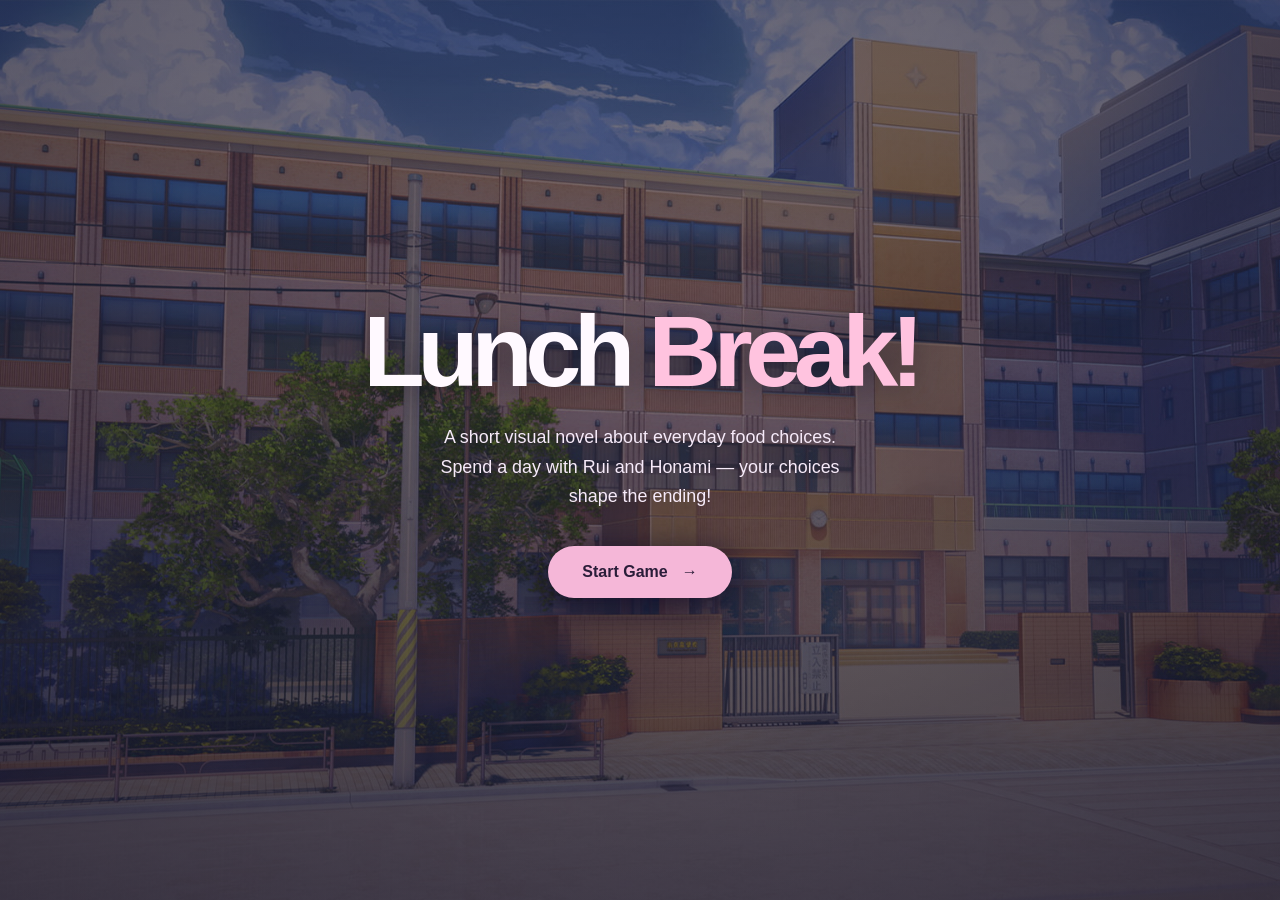
<file: index.html>
<!doctype html>
<html lang="en">
<head>
  <meta charset="utf-8">
  <meta name="viewport" content="width=device-width, initial-scale=1">
  <meta name="theme-color" content="#1b1632">
  <meta name="description" content="Lunch Break! — A short interactive story about food choices and everyday decisions.">
  <title>Lunch Break! | Start</title>
  <style>
    :root { font-family: 'Segoe UI', Arial, sans-serif; color: #fff9ff; }
    * { box-sizing: border-box; }
    html, body { width: 100%; min-height: 100%; margin: 0; }
    body { background: #292344; }
    main {
      min-height: 100svh;
      display: grid;
      place-items: center;
      text-align: center;
      isolation: isolate;
      position: relative;
      padding: 36px 22px;
      overflow: hidden;
      background:
        linear-gradient(180deg, rgba(24,19,42,.50), rgba(24,19,42,.70)),
        url('assets/backgrounds/campus.jpg') center / cover no-repeat,
        linear-gradient(135deg, #66538a 0%, #484777 53%, #29243f 100%);
    }
    main::after {
      content: '';
      position: absolute;
      z-index: -1;
      inset: 0;
      background: radial-gradient(ellipse at center, transparent 15%, rgba(11,9,29,.36) 100%);
      pointer-events: none;
    }
    .content { width: min(100%, 620px); filter: drop-shadow(0 3px 16px #100c1e70); }
    h1 { font-weight: 900; font-size: clamp(3.5rem, 12vw, 6.3rem); letter-spacing: -.075em; line-height: .98; margin: 0 0 22px; }
    h1 span { color: #ffc3df; }
    p { margin: 0 auto 34px; max-width: 430px; font-size: clamp(.95rem, 2.3vw, 1.12rem); line-height: 1.65; color: #f6eaf9; }
    a.start {
      display: inline-flex;
      align-items: center;
      justify-content: center;
      gap: 14px;
      text-decoration: none;
      background: #f5b7d8;
      color: #2a1d39;
      padding: 17px 34px;
      border-radius: 999px;
      font-size: 1rem;
      font-weight: 850;
      box-shadow: 0 12px 32px #120c2780;
      transition: transform .2s, background .2s;
    }
    a.start:hover { transform: translateY(-3px); background: #ffd2e9; }
    a.start:focus-visible { outline: 3px solid white; outline-offset: 5px; }
    @media (max-width: 480px) { h1 { margin-bottom: 18px; } p { margin-bottom: 29px; } }
    @media (prefers-reduced-motion: reduce) { a.start { transition: none; } }
  </style>
</head>
<body>
  <main>
    <section class="content" aria-label="Welcome to Lunch Break">
      <h1>Lunch <span>Break!</span></h1>
      <p>A short visual novel about everyday food choices.<br>Spend a day with Rui and Honami — your choices shape the ending!</p>
      <a class="start" href="game.html">Start Game <span aria-hidden="true">→</span></a>
    </section>
  </main>
</body>
</html>
</file>
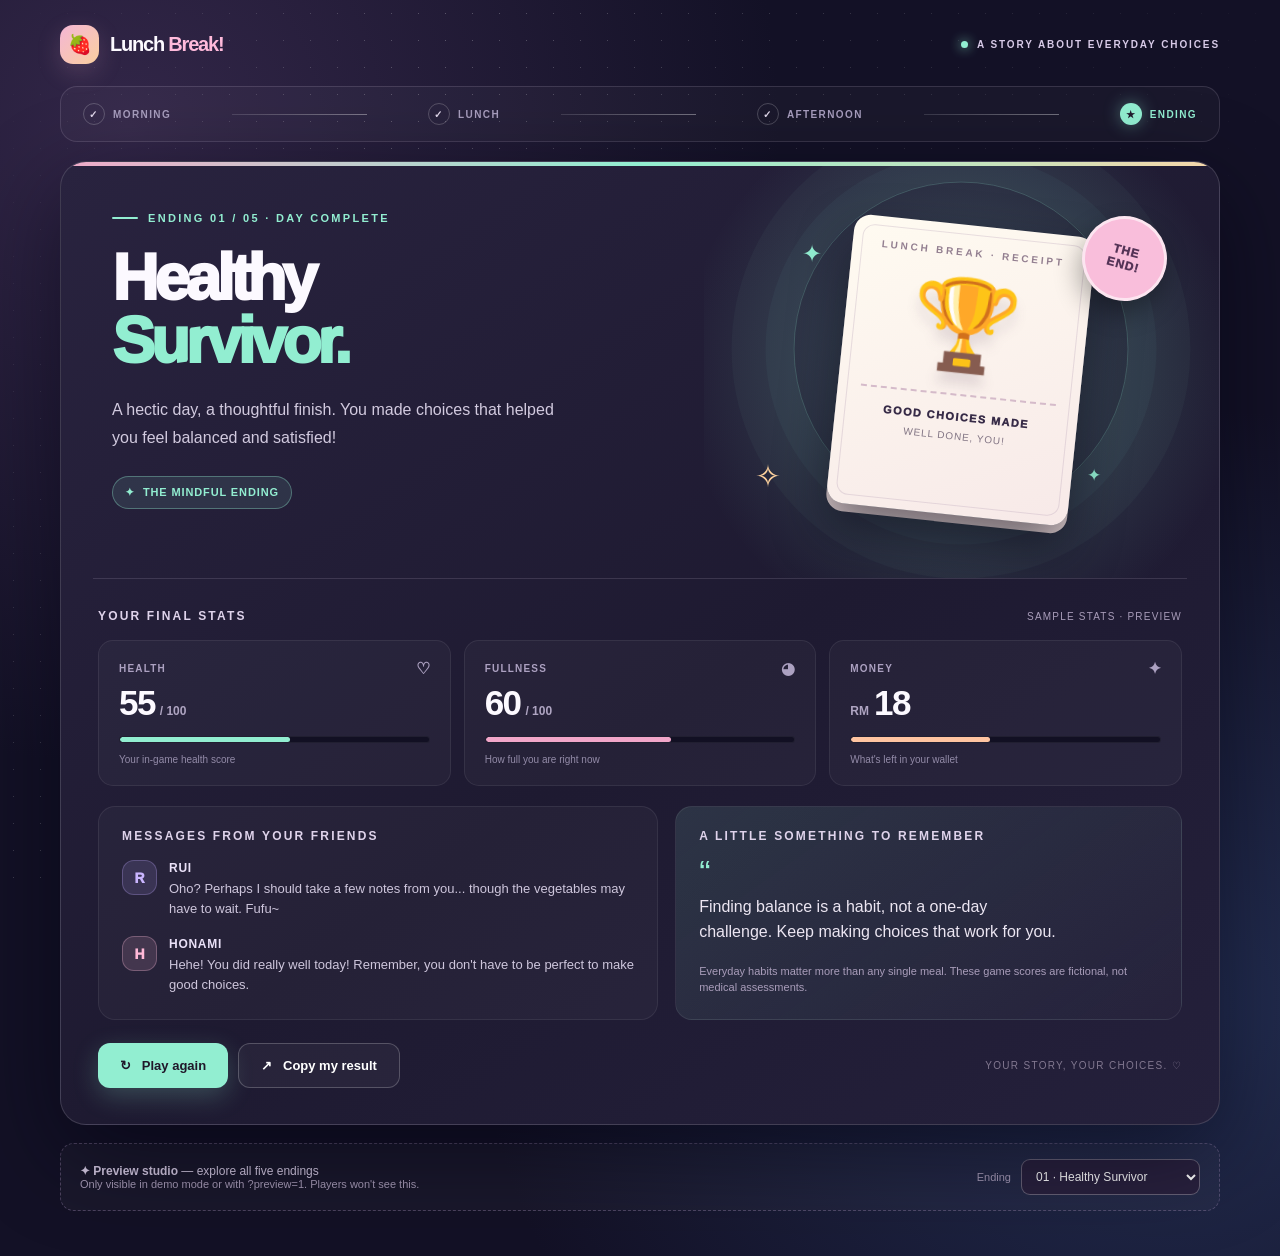
<file: ending.html>
<!doctype html>
<html lang="en">
<head>
  <meta charset="utf-8">
  <meta name="viewport" content="width=device-width,initial-scale=1">
  <meta name="theme-color" content="#17152c">
  <title>Lunch Break! — Your Ending</title>
  <style>
    :root {
      color-scheme: dark;
      --accent: #bda8ff;
      --accent-rgb: 189,168,255;
      --warm: #ffc7ab;
      --page: #131126;
      --panel: #211d37;
      --text: #fcf9ff;
      --subtext: #c9c2d8;
      --muted: #9b92b1;
      --stroke: rgba(241,232,255,.13);
      font-family: Inter, ui-sans-serif, -apple-system, BlinkMacSystemFont, "Segoe UI", sans-serif;
    }
    * { box-sizing: border-box; }
    html { min-height: 100%; }
    body { margin:0; min-height:100vh; color:var(--text); background: radial-gradient(ellipse at 10% 10%, #322648 0, transparent 40%), radial-gradient(ellipse at 92% 80%, #232e52 0, transparent 42%), var(--page); overflow-x: hidden; }
    body::before { content:""; position:fixed; inset:0; z-index:-1; pointer-events:none; opacity:.25; background-image: radial-gradient(#fff 0.7px,transparent .8px); background-size:27px 27px; mask-image:linear-gradient(110deg,transparent,black 28%,transparent 85%); }
    button, a { font:inherit; }
    button { cursor:pointer; }
    button:focus-visible, a:focus-visible, select:focus-visible { outline: 3px solid #fff; outline-offset: 4px; }
    a { color: inherit; }
    .shell { width:min(1160px,calc(100% - 40px)); margin: 0 auto; padding: 25px 0 45px; }
    .top { display:flex; align-items:center; justify-content:space-between; gap:16px; margin:0 0 22px; }
    .brand { display:flex; align-items:center; gap:11px; text-decoration:none; font-weight:900; font-size:20px; letter-spacing:-.06em; }
    .brand-bubble { display:grid; place-items:center; width:39px;height:39px; border-radius:13px; background:linear-gradient(135deg,#f4b6d5,#facf9f); color:#302342; box-shadow:0 8px 24px #f2b4d32c; font-size:19px; }
    .brand strong { color:#ffbadb; }
    .topnote { display:flex;align-items:center;gap:9px; text-transform:uppercase; font-size:10px; font-weight:900;letter-spacing:.19em;color:#d7cae7; }
    .dot {width:7px;height:7px; border-radius:50%; background:var(--accent);box-shadow:0 0 12px var(--accent); }
    .journey { border:1px solid var(--stroke);border-radius:17px; background:#ffffff08; padding:16px 22px;display:flex;align-items:center;justify-content:space-between;gap:12px;margin-bottom:19px; }
    .journey-step { display:flex;align-items:center;gap:8px;color:#a79dbd;text-transform:uppercase;letter-spacing:.14em;font-size:10px;font-weight:850;white-space:nowrap; }
    .journey-step .marker {height:22px;width:22px;border:1px solid #ffffff35;border-radius:50%;display:grid;place-items:center;font-size:10px;color:#e2d9ec; }
    .journey-step.current {color:var(--accent)}
    .journey-step.current .marker {background:var(--accent);color:#20192c;border-color:transparent;box-shadow:0 0 17px rgba(var(--accent-rgb),.4);font-weight:900;}
    .journey-line {height:1px;flex:1;max-width:135px;background:linear-gradient(90deg,#ffffff22,#ffffff60); }
    .board { background:linear-gradient(145deg,#29233f,#1e1a31 55%,#24203b); border:1px solid #ffffff24; border-radius:26px;box-shadow:0 30px 95px #03010f7e;overflow:hidden;position:relative; }
    .board::before { content:"";position:absolute;inset:0 0 auto;height:4px;background:linear-gradient(90deg,#f0abc9,var(--accent),#f6d7aa); }
    .hero { display:grid;grid-template-columns:1.11fr .89fr;min-height:416px;position:relative; }
    .hero-copy { position:relative;z-index:2;padding:50px 26px 42px 51px; }
    .eyebrow { display:flex;align-items:center;gap:10px;text-transform:uppercase;letter-spacing:.21em;font-weight:900;color:var(--accent);font-size:11px; margin-bottom:23px; }
    .eyebrow::before {content:"";width:26px;height:2px;background:var(--accent);border-radius:10px;}
    h1 { margin:0 0 16px;max-width:600px; font-weight:950; font-size:clamp(42px,5vw,74px);line-height:.99;letter-spacing:-.067em;text-wrap:balance; }
    .hero-description {color:#d2cadf;font-size:16px;line-height:1.75;max-width:450px;margin:22px 0 0;}
    .color-word {color:var(--accent);}
    .mini-tag { display:inline-flex;align-items:center;gap:8px;padding:9px 12px;margin-top:24px;border-radius:100px;border:1px solid rgba(var(--accent-rgb),.35);background:rgba(var(--accent-rgb),.1);font-size:11px;letter-spacing:.08em;font-weight:850;color:var(--accent);}
    .illustration {position:relative;min-height:390px;overflow:hidden;isolation:isolate;display:flex;align-items:center;justify-content:center;}
    .illustration::before {content:"";position:absolute;inset:-23%;background:radial-gradient(circle,rgba(var(--accent-rgb),.28),transparent 58%);z-index:-1;}
    .orb {position:absolute; width:335px;height:335px; border-radius:50%;border:1px solid rgba(var(--accent-rgb),.22);box-shadow:0 0 0 28px rgba(var(--accent-rgb),.035),0 0 0 62px rgba(var(--accent-rgb),.03);top:45%;left:50%;transform:translate(-50%,-50%);}
    .orb::before,.orb::after {content:"✦";position:absolute;font-size:24px;color:var(--accent);}
    .orb::before{top:17%;left:2%;}.orb::after{right:8%;bottom:9%;font-size:17px;}
    .receipt { position:relative;width:242px;min-height:290px;transform:rotate(6deg);border-radius:17px;background:linear-gradient(155deg,#fffbf1,#f7e9e8);color:#372b47; box-shadow: 0 25px 50px #0905148a, 0 8px 0 #e9d9d8; padding:22px 23px 24px;text-align:center;animation:float 6s ease-in-out infinite; }
    .receipt::before {content:"";position:absolute;inset:9px;border:1px solid #b7a2b651;border-radius:12px;pointer-events:none;}
    .receipt-header {font-size:10px;letter-spacing:.28em;font-weight:900;color:#937f90;}
    .receipt-emoji{font-size:88px;line-height:1.4;margin:5px 0 3px;filter:drop-shadow(0 12px 6px #4a2a4920);}
    .receipt-rule{width:100%;border-top:2px dashed #d5bbca;margin:8px 0 15px;}
    .receipt-label {font-size:11px;font-weight:950;letter-spacing:.13em;text-transform:uppercase;}
    .receipt-sub {font-size:10px;margin:8px 0 0;color:#827584;letter-spacing:.09em;text-transform:uppercase;}
    .sticker {position:absolute;right:10%;top:13%;width:85px;height:85px; border-radius:50%;background:#f9bedb;color:#553457;border:3px solid #ffffff99;box-shadow:0 12px 26px #0005;display:flex;align-items:center;justify-content:center;text-align:center;transform:rotate(15deg);font-size:12px;font-weight:950;line-height:1.15;letter-spacing:.08em;}
    .tiny-star {position:absolute;color:#ffd39e;font-size:31px;left:10%;bottom:20%;animation:twinkle 3s infinite;}
    .section-rule {height:1px;background:var(--stroke);margin:0 32px;}
    .lower {padding:30px 37px 36px;}
    .section-head {display:flex;align-items:center;justify-content:space-between;gap:10px;margin-bottom:17px;}
    .section-title {margin:0;font-size:12px;letter-spacing:.18em;text-transform:uppercase;font-weight:900;color:#dfd3eb;}
    .section-meta {text-transform:uppercase;font-size:10px;letter-spacing:.12em;color:#a89cb9;}
    .stats {display:grid;grid-template-columns:repeat(3,minmax(0,1fr));gap:13px; }
    .stat { padding:18px 20px 20px;border-radius:15px;background:#ffffff08;border:1px solid #ffffff13;min-width:0; }
    .stat-top{display:flex;align-items:center;justify-content:space-between;gap:10px;color:#aca1c1;font-weight:850;letter-spacing:.12em;font-size:10px;}
    .stat-icon {font-size:16px;letter-spacing:normal;}
    .stat-num {display:flex;align-items:baseline;gap:5px;font-size:35px;letter-spacing:-.045em;font-weight:900;margin:5px 0 13px;}
    .stat-unit {font-size:12px;font-weight:750;color:#afa5c2;letter-spacing:0;}
    .track {height:7px;background:#121023;border-radius:30px;overflow:hidden;border:1px solid #ffffff10;}
    .fill {width:0;height:100%;background:var(--accent);border-radius:30px;transition:width 900ms cubic-bezier(.19,1,.22,1);}
    .fill.money {background:#ffc4a1;}
    .fill.fullness {background:#f1a6c9;}
    .stat-under {font-size:10px;color:#938ba8;margin-top:11px;}
    .dialogue-lesson {display:grid;grid-template-columns:1.05fr .95fr;gap:17px;margin-top:20px;}
    .conversation,.takeaway {background:#ffffff08;border:1px solid #ffffff13;border-radius:17px;padding:22px 23px 23px;}
    .talk {display:flex;align-items:flex-start;gap:12px;margin-top:17px;}
    .avatar {width:35px;height:35px;border-radius:12px;display:grid;place-items:center;flex:none;font-weight:950;font-size:14px;}
    .avatar.rui {background:#a998ea26;color:#cab5ff;border:1px solid #c3aaff44;}
    .avatar.honami {background:#f7b1d424;color:#ffb8d7;border:1px solid #ffbfdb49;}
    .talk strong {display:block;font-size:12px;letter-spacing:.06em;margin:1px 0 4px;color:#eae1f8;}
    .talk p {margin:0;color:#cec6dc;line-height:1.55;font-size:13px;}
    .takeaway {background:linear-gradient(145deg,rgba(var(--accent-rgb),.12),#ffffff04);display:flex;flex-direction:column;justify-content:space-between;gap:20px;}
    .takeaway .quote-mark {font-size:34px;color:var(--accent);line-height:.7;margin-top:18px;}
    .takeaway p {font-size:16px;line-height:1.55;color:#ece6f2;margin:10px 0 0;max-width:360px;}
    .takeaway .fine {color:#a99dba;font-size:11px;line-height:1.45;}
    .footer-actions {display:flex;flex-wrap:wrap;gap:11px;justify-content:space-between;align-items:center;margin-top:23px;}
    .buttons {display:flex;flex-wrap:wrap;gap:10px;}
    .btn { display:inline-flex;align-items:center;justify-content:center;gap:10px;padding:14px 22px;border-radius:12px;font-size:13px;font-weight:900;text-decoration:none; transition:transform .18s,background .18s;white-space:nowrap;}
    .btn:hover {transform:translateY(-2px);}
    .btn-primary {border:0;background:var(--accent);color:#20172a;box-shadow:0 8px 26px rgba(var(--accent-rgb),.23);}
    .btn-secondary{color:#fff;border:1px solid #ffffff36;background:#ffffff0b;}
    .signature {font-size:10px;color:#827890;text-transform:uppercase;letter-spacing:.13em;}
    .preview { margin-top:18px;padding:15px 19px;border:1px dashed #9e87b165;border-radius:14px;background:#ffffff08;display:none;gap:14px;align-items:center;justify-content:space-between;flex-wrap:wrap; }
    .preview.visible {display:flex;}
    .preview-label {font-size:12px;color:#d7cce5;}
    .preview-controls{display:flex;align-items:center;gap:10px;}
    select {border:1px solid #ffffff4a;background:#29213e;color:#fff;padding:9px 28px 9px 10px;border-radius:9px;font-size:12px;max-width:240px;}
    .preview-help{font-size:11px;color:#a99db9;margin:0;}
    .toast {position:fixed;left:50%;bottom:25px;transform:translate(-50%,20px);opacity:0;pointer-events:none;padding:12px 18px;border-radius:12px;background:#fff;color:#211a37;box-shadow:0 10px 40px #0008;font-size:13px;font-weight:850;transition:all .25s;z-index:50;}
    .toast.show{opacity:1;transform:translate(-50%,0);}
    .animate {animation:rise .55s both;}
    @keyframes float {0%,100%{transform:rotate(6deg) translateY(0);}50%{transform:rotate(3deg) translateY(-11px);}}
    @keyframes rise {from{opacity:0;transform:translateY(14px);}to{opacity:1;transform:translateY(0);}}
    @keyframes twinkle{0%,100%{opacity:.6;transform:scale(.9)}50%{opacity:1;transform:scale(1.12)}}
    @media(max-width:830px){.hero{grid-template-columns:1fr;}.hero-copy{padding:43px 33px 18px;}.illustration{min-height:300px}.receipt{transform:scale(.82) rotate(6deg);animation:none;}.sticker{right:20%;top:5%;}.journey-line{max-width:50px}.lower{padding:25px 23px}.dialogue-lesson{grid-template-columns:1fr 1fr}.section-rule{margin:0 20px}}
    @media(max-width:610px){.shell{width:min(100% - 22px,520px);padding-top:14px}.top{margin-bottom:13px}.topnote{font-size:9px;letter-spacing:.06em}.journey{padding:12px}.journey-step{font-size:8px;letter-spacing:.01em;gap:4px}.journey-step .marker{width:17px;height:17px}.journey-line{min-width:5px}.board{border-radius:18px}.hero-copy{padding:34px 23px 0}.eyebrow{font-size:10px}.hero-description{font-size:14px;line-height:1.65}h1{font-size:clamp(41px,11vw,61px)}.illustration{min-height:267px}.orb{width:230px;height:230px}.receipt{width:204px;min-height:224px;padding:16px;transform:scale(.88) rotate(6deg)}.receipt-emoji{font-size:66px}.receipt-rule{margin:4px 0 11px}.sticker{width:67px;height:67px;font-size:10px;right:11%;top:8%}.tiny-star{left:14%;bottom:20%}.stats{gap:7px}.stat{padding:12px 9px}.stat-top{font-size:9px;letter-spacing:.03em}.stat-icon{font-size:13px}.stat-num{font-size:27px;margin-bottom:7px}.stat-unit{font-size:10px}.stat-under{font-size:9px;line-height:1.35}.lower{padding:24px 13px}.section-head{padding:0 5px}.section-title{font-size:11px}.dialogue-lesson{grid-template-columns:1fr}.conversation,.takeaway{padding:19px 17px}.footer-actions{align-items:stretch;}.buttons{width:100%;display:grid;grid-template-columns:1fr 1fr;gap:8px}.btn{padding:12px 8px;font-size:12px}.signature{width:100%;text-align:center}.preview{margin-bottom:12px}}
    @media(prefers-reduced-motion:reduce){*,*::before,*::after{animation:none!important;transition:none!important;scroll-behavior:auto!important}}
  </style>
</head>
<body>
  <div class="shell">
    <header class="top" aria-label="Page header">
      <a class="brand" href="index.html" aria-label="Lunch Break home"><span class="brand-bubble">🍓</span><span>Lunch <strong>Break!</strong></span></a>
      <div class="topnote"><span class="dot"></span> A story about everyday choices</div>
    </header>
    <nav class="journey" aria-label="Your story progress">
      <div class="journey-step"><span class="marker">✓</span> Morning</div><span class="journey-line"></span>
      <div class="journey-step"><span class="marker">✓</span> Lunch</div><span class="journey-line"></span>
      <div class="journey-step"><span class="marker">✓</span> Afternoon</div><span class="journey-line"></span>
      <div class="journey-step current"><span class="marker">★</span> Ending</div>
    </nav>
    <main class="board animate" id="board">
      <section class="hero" aria-label="Your ending">
        <div class="hero-copy">
          <div class="eyebrow" id="chapter">Ending 01 / 05 · Day complete</div>
          <h1 id="title">Healthy<br><span class="color-word">Survivor.</span></h1>
          <p class="hero-description" id="description">Your choices added up to a pretty good day. One small step at a time!</p>
          <div class="mini-tag"><span>✦</span><span id="status-tag">A DAY WELL SPENT</span></div>
        </div>
        <div class="illustration" aria-hidden="true">
          <div class="orb"></div>
          <div class="tiny-star">✧</div>
          <div class="receipt"><div class="receipt-header">LUNCH BREAK · RECEIPT</div><div class="receipt-emoji" id="hero-emoji">🏆</div><div class="receipt-rule"></div><div class="receipt-label" id="receipt-label">DAY COMPLETED</div><p class="receipt-sub" id="receipt-sub">No returns. Just memories.</p></div>
          <div class="sticker">THE<br>END!</div>
        </div>
      </section>
      <div class="section-rule"></div>
      <section class="lower">
        <div class="section-head"><h2 class="section-title">Your final stats</h2><span class="section-meta" id="run-label">Your journey</span></div>
        <div class="stats">
          <div class="stat"><div class="stat-top">HEALTH <span class="stat-icon">♡</span></div><div class="stat-num"><span id="health">55</span><span class="stat-unit">/ 100</span></div><div class="track"><div class="fill" id="health-fill"></div></div><div class="stat-under">Your in-game health score</div></div>
          <div class="stat"><div class="stat-top">FULLNESS <span class="stat-icon">◕</span></div><div class="stat-num"><span id="fullness">60</span><span class="stat-unit">/ 100</span></div><div class="track"><div class="fill fullness" id="fullness-fill"></div></div><div class="stat-under">How full you are right now</div></div>
          <div class="stat"><div class="stat-top">MONEY <span class="stat-icon">✦</span></div><div class="stat-num"><span class="stat-unit">RM</span><span id="money">18</span></div><div class="track"><div class="fill money" id="money-fill"></div></div><div class="stat-under">What's left in your wallet</div></div>
        </div>
        <div class="dialogue-lesson">
          <section class="conversation" aria-label="Friends' reactions"><h2 class="section-title">Messages from your friends</h2>
            <div class="talk"><span class="avatar rui">R</span><div><strong>RUI</strong><p id="rui">Fufu~ Not bad at all.</p></div></div>
            <div class="talk"><span class="avatar honami">H</span><div><strong>HONAMI</strong><p id="honami">I'm glad you're feeling good!</p></div></div>
          </section>
          <section class="takeaway" aria-label="What you learned"><div><h2 class="section-title">A little something to remember</h2><div class="quote-mark">“</div><p id="lesson">Small choices can make a big difference over time.</p></div><div class="fine">Everyday habits matter more than any single meal. These game scores are fictional, not medical assessments.</div></section>
        </div>
        <div class="footer-actions"><div class="buttons"><a class="btn btn-primary" href="game.html" id="replay">↻ &nbsp; Play again</a><button class="btn btn-secondary" id="copy" type="button">↗ &nbsp; Copy my result</button></div><span class="signature">Your story, your choices. ♡</span></div>
      </section>
    </main>
    <aside class="preview" id="preview" aria-label="Developer preview"><div><div class="preview-label"><strong>✦ Preview studio</strong> — explore all five endings</div><p class="preview-help">Only visible in demo mode or with ?preview=1. Players won't see this.</p></div><div class="preview-controls"><label for="preview-ending" class="preview-help">Ending</label><select id="preview-ending"><option value="healthy">01 · Healthy Survivor</option><option value="financial">02 · Financial Disaster</option><option value="food_coma">03 · Food Coma</option><option value="hungry">04 · Hungry Survivor</option><option value="normal">05 · Just Another Day</option></select></div></aside>
  </div>
  <div role="status" class="toast" id="toast"></div>
  <script>
    'use strict';
    // All themes and dialogue live here. Edit these strings to match your final story.
    const endings = {
      healthy: {
        index:'01', title:'Healthy', colored:'Survivor.', emoji:'🏆', accent:'#92eed1', rgb:'146,238,209',
        description:'A hectic day, a thoughtful finish. You made choices that helped you feel balanced and satisfied!',
        tag:'THE MINDFUL ENDING', receipt:'GOOD CHOICES MADE', sub:'Well done, you!',
        rui:'Oho? Perhaps I should take a few notes from you... though the vegetables may have to wait. Fufu~',
        honami:'Hehe! You did really well today! Remember, you don\'t have to be perfect to make good choices.',
        lesson:'Finding balance is a habit, not a one-day challenge. Keep making choices that work for you.'
      },
      financial: {
        index:'02', title:'Financial', colored:'Disaster.', emoji:'💸', accent:'#ffd49c', rgb:'255,212,156',
        description:'Your stomach may be satisfied, but your poor wallet has officially filed a complaint.',
        tag:'THE BROKE ENDING', receipt:'WALLET: DEFEATED', sub:'Maybe budget next time?',
        rui:'My, my. It seems your stomach survived... but your wallet didn\'t. Fufu~',
        honami:'Oh dear... Maybe planning a food budget could help you make more affordable choices next time!',
        lesson:'Good food choices also fit your budget. A little planning can save a lot of stress.'
      },
      food_coma: {
        index:'03', title:'Food', colored:'Coma.', emoji:'😵‍💫', accent:'#f5b3d5', rgb:'245,179,213',
        description:'Your grand feast was legendary. Unfortunately, so is how uncomfortably full you feel right now.',
        tag:'THE TOO-FULL ENDING', receipt:'PORTION: MAXED OUT', sub:'...probably worth it?',
        rui:'So the consequences of your grand feast have finally arrived? Ahaha, what an eventful evening.',
        honami:'Please take it easy! Next time, try listening to your hunger and fullness signals.',
        lesson:'Portion sizes should fit your hunger and needs. More food is not always more satisfying.'
      },
      hungry: {
        index:'04', title:'Hungry', colored:'Survivor.', emoji:'🍜', accent:'#ffab9b', rgb:'255,171,155',
        description:'You survived a long day of school... but your stomach is clearly demanding a sequel.',
        tag:'THE STILL-HUNGRY ENDING', receipt:'STOMACH: STILL LOADING', sub:'Where is the fridge?',
        rui:'My, my. It seems your stomach has some unfinished business. Shall I wish you luck on your kitchen expedition?',
        honami:'If you\'re still hungry, it\'s okay to eat! You need enough energy for your day.',
        lesson:'Eating enough matters. Regular, satisfying meals can help you keep up with daily activities.'
      },
      normal: {
        index:'05', title:'Just Another', colored:'Day.', emoji:'🌤️', accent:'#c7b8ff', rgb:'199,184,255',
        description:'Some great choices, some questionable ones, and plenty of memories. Just another day with friends!',
        tag:'THE EVERYDAY ENDING', receipt:'DAY: SUCCESSFULLY LIVED', sub:'Tomorrow is a new day.',
        rui:'Fufu~ What a fascinating day. I wonder what sort of decisions you\'ll make tomorrow?',
        honami:'We don\'t need to be perfect every day! I\'m glad we had fun together.',
        lesson:'Healthy eating is about overall patterns, not being perfect at every single meal.'
      }
    };
    const $ = (id) => document.getElementById(id);
    const query = new URLSearchParams(location.search);
    const validNumber = (s) => s !== null && s.trim() !== '' && Number.isFinite(Number(s));
    const hasStats = ['health','fullness','money'].every(k => validNumber(query.get(k)));
    const stats = hasStats
      ? { health:Number(query.get('health')), fullness:Number(query.get('fullness')), money:Number(query.get('money')) }
      : { health:55, fullness:60, money:18 }; // CLEARLY LABELED sample for preview only
    const clamp = (value,min,max) => Math.max(min,Math.min(max,value));
    const calculate = () => {
      if (stats.fullness >= 85) return 'food_coma';
      if (stats.fullness <= 20) return 'hungry';
      if (stats.money <= 3) return 'financial';
      if (stats.health >= 52 && stats.fullness >= 35 && stats.fullness <= 80) return 'healthy';
      return 'normal';
    };
    const requested = (query.get('ending') || '').toLowerCase().replace(/-/g,'_');
    const keys = Object.keys(endings);
    let current = keys.includes(requested) ? requested : calculate();
    const previewEnabled = query.get('preview') === '1' || !hasStats;
    function render(key) {
      const data = endings[key];
      document.documentElement.style.setProperty('--accent',data.accent);
      document.documentElement.style.setProperty('--accent-rgb',data.rgb);
      $('chapter').textContent = 'Ending '+data.index+' / 05 · Day complete';
      $('title').replaceChildren(document.createTextNode(data.title),document.createElement('br'));
      const accentSpan = document.createElement('span'); accentSpan.className='color-word'; accentSpan.textContent=data.colored; $('title').append(accentSpan);
      $('description').textContent=data.description;
      $('status-tag').textContent=data.tag;
      $('hero-emoji').textContent=data.emoji;
      $('receipt-label').textContent=data.receipt;
      $('receipt-sub').textContent=data.sub;
      $('rui').textContent=data.rui;
      $('honami').textContent=data.honami;
      $('lesson').textContent=data.lesson;
      $('run-label').textContent=hasStats?'YOUR JOURNEY':'SAMPLE STATS · PREVIEW';
      ['health','fullness','money'].forEach(name=>{
        const val=stats[name]; $(''+name).textContent=Number.isInteger(val)?String(val):val.toFixed(1);
        $(name+'-fill').style.width=clamp(name==='money'?val/40*100:val,0,100)+'%';
      });
      $('preview-ending').value=key;
      document.title=`${data.title} ${data.colored} — Lunch Break!`;
      current=key;
    }
    if (previewEnabled) $('preview').classList.add('visible');
    $('preview-ending').addEventListener('change',e=>render(e.target.value));
    let toastTimer;
    function notify(message){
      $('toast').textContent=message;$('toast').classList.add('show');
      clearTimeout(toastTimer);toastTimer=setTimeout(()=>$('toast').classList.remove('show'),2200);
    }
    $('copy').addEventListener('click',async()=>{
      const d=endings[current];
      const result=`🍓 Lunch Break! — ${d.title} ${d.colored}\n${d.description}\n${hasStats?`Health ${stats.health}/100 · Fullness ${stats.fullness}/100 · RM${stats.money}`:'Preview result'}`;
      try { await navigator.clipboard.writeText(result);notify('Result copied! ✦'); }
      catch(e){
        const temporary=document.createElement('textarea'); temporary.value=result;temporary.style.position='fixed';temporary.style.opacity='0'; document.body.append(temporary);temporary.select();
        try{if(document.execCommand('copy')) notify('Result copied! ✦');else notify('Copy unavailable in this browser.');}
        catch(_){notify('Copy unavailable in this browser.');}
        temporary.remove();
      }
    });
    render(current);
  </script>
</body>
</html>
</file>
